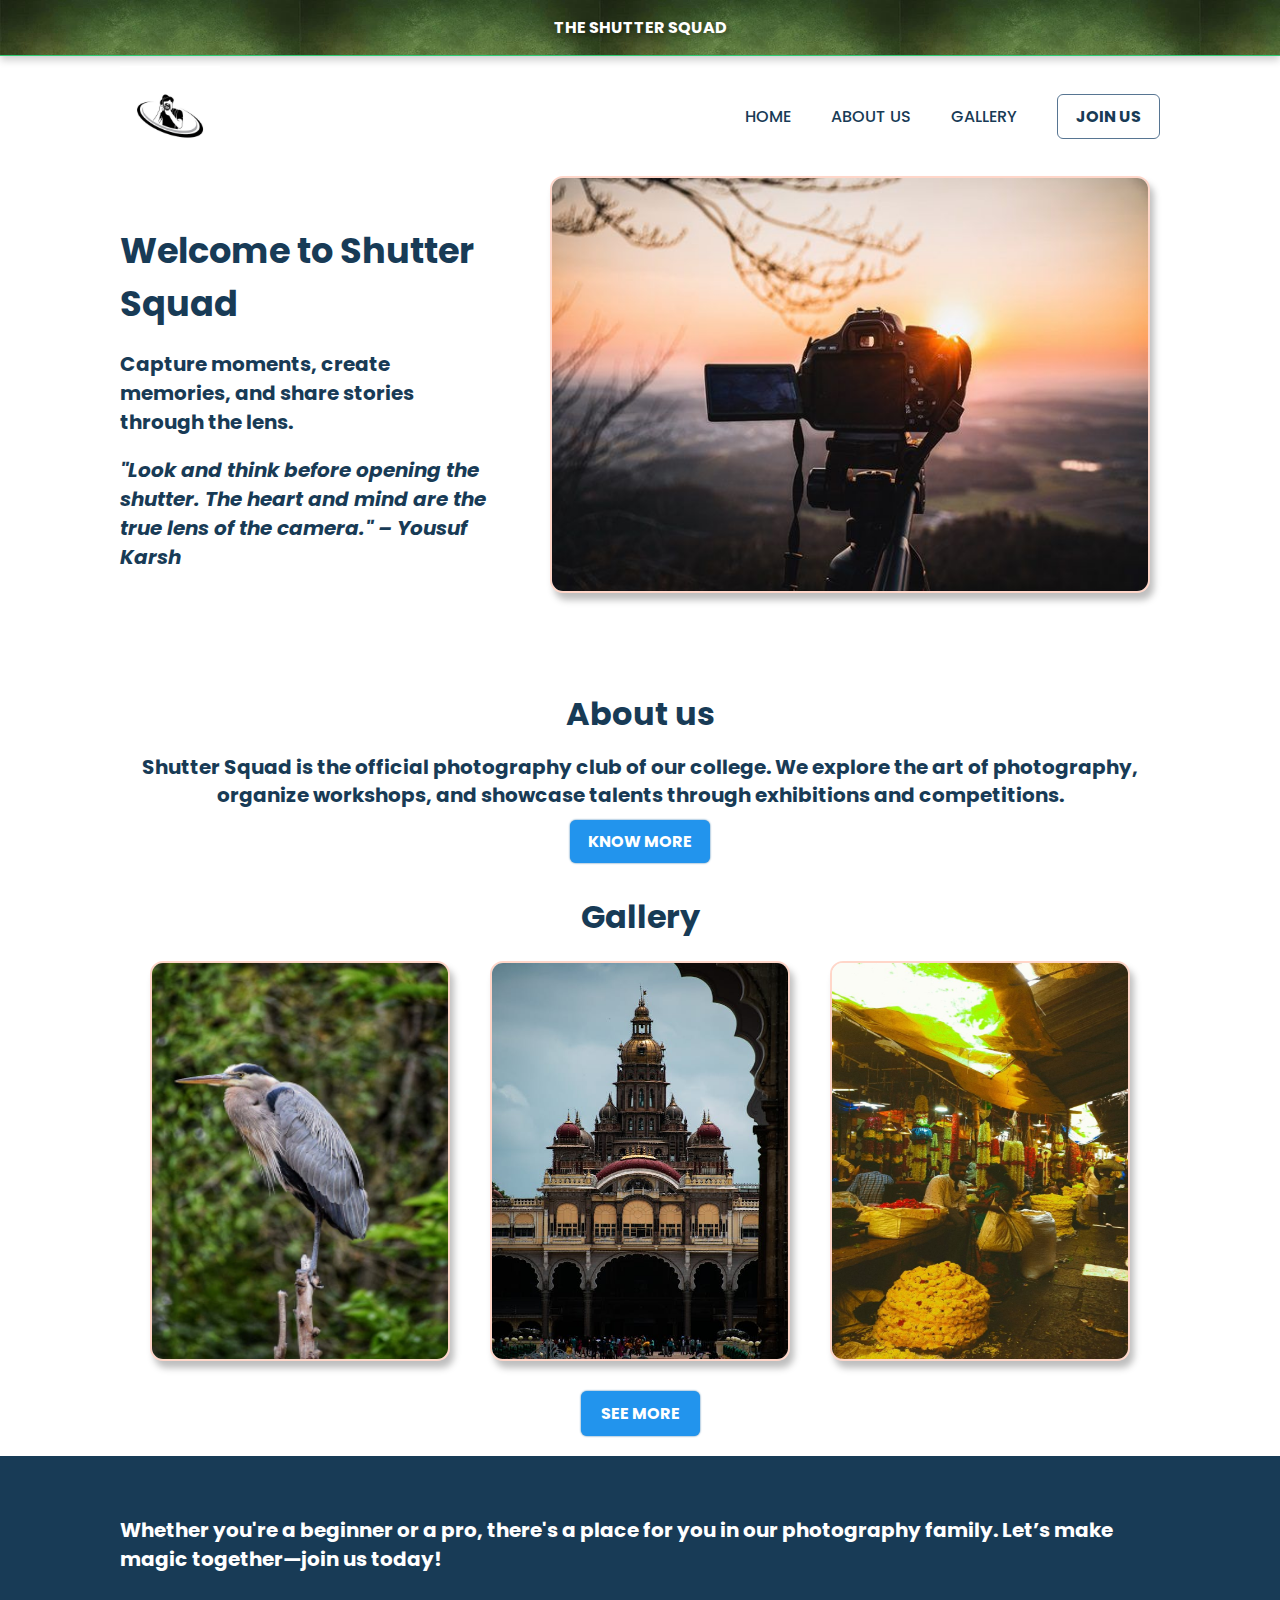
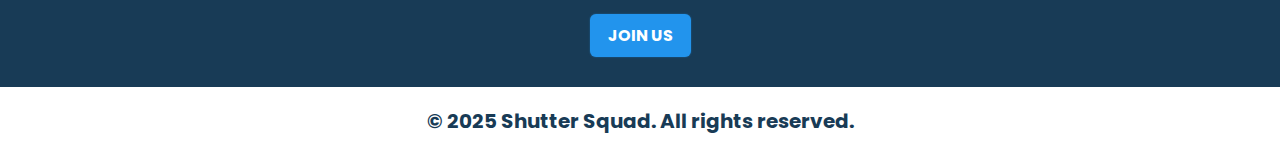
<file: index.html>
<!DOCTYPE html>
<html lang="en">
<head>
    <meta charset="UTF-8">
    <meta name="viewport" content="width=device-width, initial-scale=1.0">
    <title>Shutter Squad - Photography Club</title>
    <link rel="stylesheet" href="index.css">
</head>
<body>
          <!-- top banner -->
    <div class="top-banner">
        <div class="container">
        <div class="small-bold-text border-text"> the Shutter Squad</div> 
        </div>
    </div>


     <!-- nav bar -->
      <nav>
        <div class="container main-nav flex ">
            <a href="#" class="company-logo">
                <img src="./pictures/logo.jpg" alt="logo">
            </a>
            <button class="hamburger-menu" onclick="toggleMenu()">☰</button>
          <div class="nav-link">
            <ul class="flex">
                <li><a href="index.html"class="hover-link">Home</a></li>
                <li><a href="about.html"class="hover-link">About us</a></li>
                <li><a href="gallery.html"class="hover-link">Gallery</a></li>
                <li><a href="join.html"class="hover-link secondary-button">Join us</a></li>   
            </ul>
          </div>
        </div>
      </nav>

     <!-- header-section -->
      <header>
        <div class="container header-section flex">
            <div class="header-left">
                <h1>Welcome to Shutter Squad</h1>
                <p>Capture moments, create memories, and share stories through the lens.</p>
                <p style="font-style: italic;">"Look and think before opening the shutter. The heart and mind are the true lens of the camera." – Yousuf Karsh</p>
                <!-- <a href="#"class="hover-link secondary-button get-started-btn">Join us</a>   -->
             </div>
             <div class="header-right">
                <img src="./pictures/introimg.jpg" alt="header-image">
             </div>
        </div>
      </header>


      <!-- about-section -->
       <section class="about-section">
        <div class="container">
            <div class="about-header">
                <h2>About us</h2>
                <p>Shutter Squad is the official photography club of our college. We explore the art of photography, organize workshops, and showcase talents through exhibitions and competitions.</p>
                <a href="about.html" class="primary-button">Know more</a>
            </div>
            </div>
            </section>

           <!-- gallery-section  -->

           <h2 class="gallery-header">Gallery</h2>
            <div class="gallery ">
                <div class="gallery-images ">
                    <img src="./pictures/bird.jpg" alt="gallery-image">
                    <img src="./pictures/mysorepalaceoutside.jpeg" alt="gallery-image">
                    <img src="./pictures/devrajmarket.jpg" alt="gallery-image">
                </div>
                <a href="gallery.html" class="primary-button see-more-button">See more</a>
            </div>

            <!-- join us section -->
             <section class="join-us-section">
                <div class="container flex join-us-section-container">
                    <p>Whether you're a beginner or a pro, there's a place for you in our photography family. Let’s make magic together—join us today!</p>
                    <a href="join.html" class="primary-button">Join us</a>  
                </div>

             </section>
           
              <!-- footer section -->
               <div class="footer-section">
                <div class="container flex footer-section-container">
                    <p>&copy; 2025 Shutter Squad. All rights reserved.</p>
                </div>
               </div>

    <script src="index.js"></script>
</body>
</html>
</file>
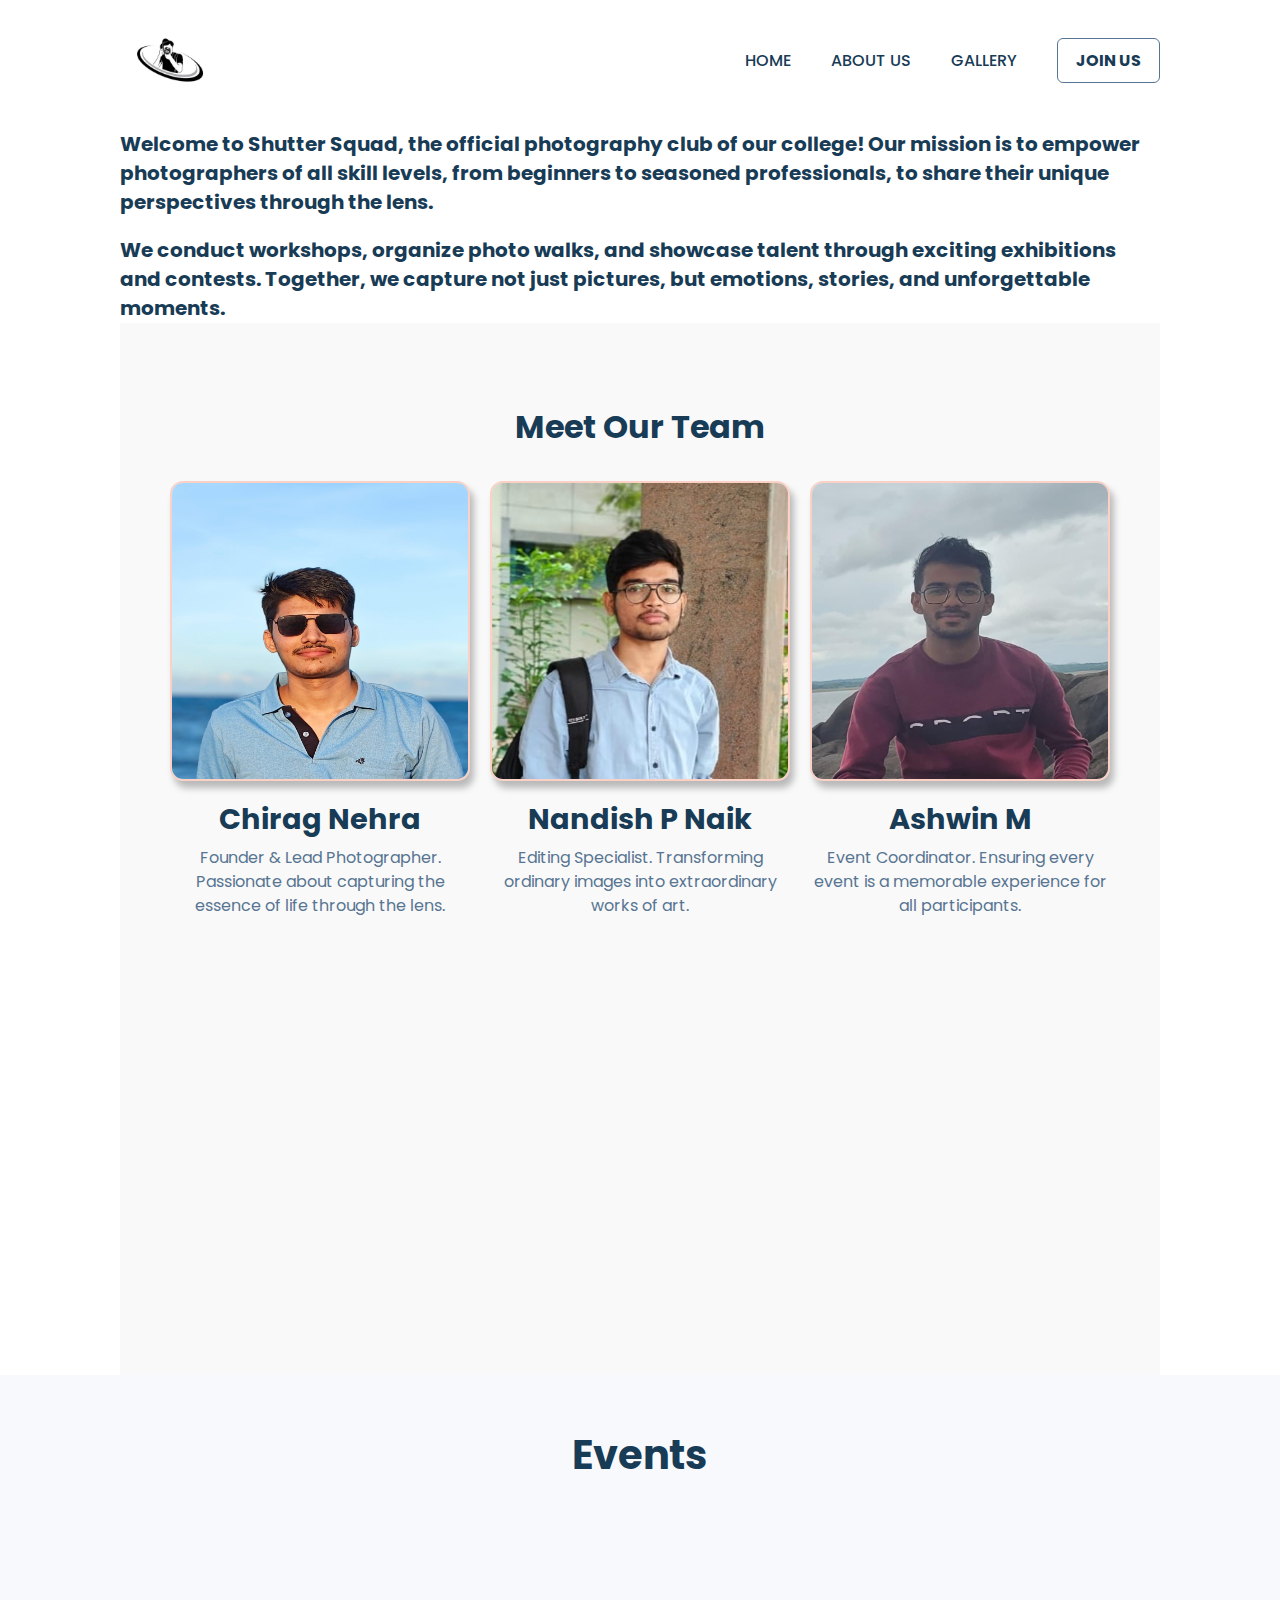
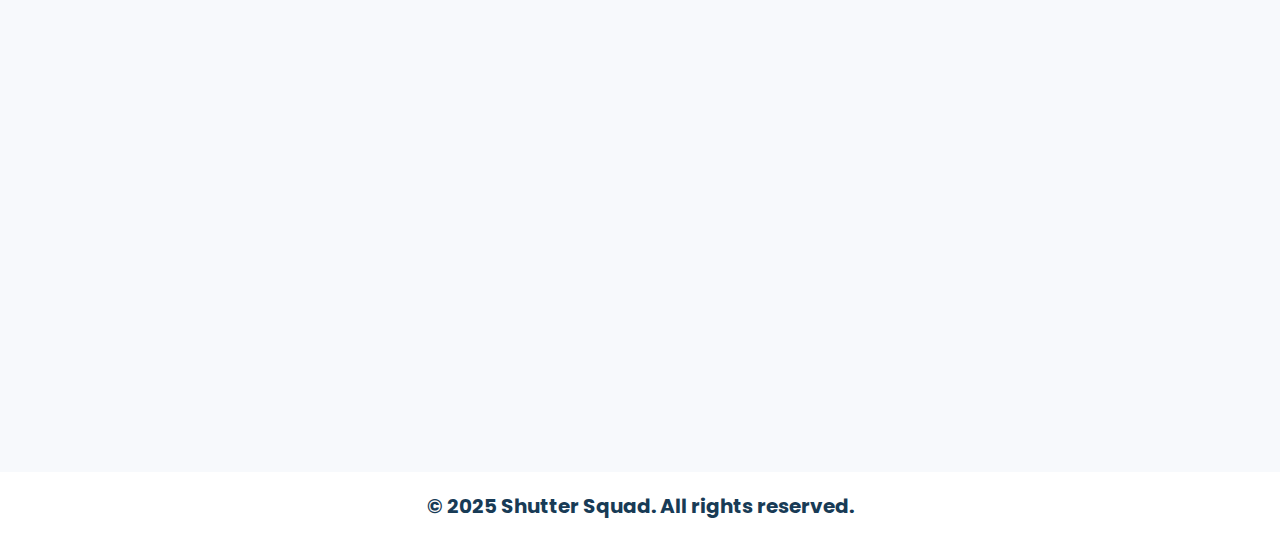
<file: about.html>
<!DOCTYPE html>
<html lang="en">
<head>
    <meta charset="UTF-8">
    <meta name="viewport" content="width=device-width, initial-scale=1.0">
    <title>About Us - Shutter Squad</title>
    <link rel="stylesheet" href="about.css">
</head>
<body>
    <!-- Navbar -->
    <nav>
        <div class="container main-nav flex">
            <a href="index.html" class="company-logo">
                <img src="./pictures/logo.jpg" alt="logo">
            </a>
            <button class="hamburger-menu" onclick="toggleMenu()">☰</button>
            <div class="nav-link">
                <ul class="flex">
                    <li><a href="index.html" class="hover-link">Home</a></li>
                    <li><a href="about.html" class="hover-link">About us</a></li>
                    <li><a href="gallery.html" class="hover-link">Gallery</a></li>
                    <li><a href="join.html" class="hover-link secondary-button">Join us</a></li>
                </ul>
            </div>
        </div>
    </nav>

    <!-- About Section -->
    <section class="about-page-section">
        <div class="container about-container">
            <!-- <h1 id="about-us-header">About Us</h1> -->
            <p >
                Welcome to Shutter Squad, the official photography club of our college! 
                Our mission is to empower photographers of all skill levels, from beginners to seasoned professionals, 
                to share their unique perspectives through the lens.
            </p>
            <p>
                We conduct workshops, organize photo walks, and showcase talent through exciting exhibitions 
                and contests. Together, we capture not just pictures, but emotions, stories, and unforgettable moments.
            </p>
          <!-- Team Section -->
<section class="team-section">
    <div class="container">
        <h2 class="team-header">Meet Our Team</h2>
        <div class="team-grid">
            <!-- Team Member 1 -->
            <div class="team-member">
                <img src="./pictures/chirag2.jpg" alt="Team Member 1">
                <h3>Chirag Nehra</h3>
                <p>Founder & Lead Photographer. Passionate about capturing the essence of life through the lens.</p>
            </div>
            <!-- Team Member 2 -->
            <div class="team-member">
                <img src="./pictures/nandhish.jpg" alt="Team Member 2">
                <h3>Nandish P Naik</h3>
                <p>Editing Specialist. Transforming ordinary images into extraordinary works of art.</p>
            </div>
            <!-- Team Member 3 -->
            <div class="team-member">
                <img src="./pictures/ashwin.jpg" alt="Team Member 3">
                <h3>Ashwin M</h3>
                <p>Event Coordinator. Ensuring every event is a memorable experience for all participants.</p>
            </div>
            <!-- Team Member 4 -->
            <div class="team-member">
                <img src="./pictures/ramesh.jpg" alt="Team Member 4">
                <h3>Ramesh Dhupad</h3>
                <p>Social Media Manager. Sharing our journey and connecting with photography enthusiasts worldwide.</p>
            </div>
            <!-- Team Member 5 -->
            <div class="team-member">
                <img src="./pictures/gautam.jpg" alt="Team Member 5">
                <h3>Goutham Shetty</h3>
                <p>Technical Expert. Ensuring our gear is always in top condition for flawless shoots.</p>
            </div>
        </div>
    </div>
</section>

        </div>
    </section>

    <!-- Events Section -->
    <section class="events-section">
        <div class="container">
            <h2 class="events-header">Events</h2>
            <div class="events-grid">
                <!-- Photowalk -->
                <div class="event-item">
                    <img src="./pictures/event.jpg" alt="Photowalk">
                    <h3>Photowalk</h3>
                    <p>Explore the city's beauty with fellow photographers and capture its essence through your lens.</p>
                </div>
                <!-- Editing Workshop -->
                <div class="event-item">
                    <img src="./pictures/workshop.jpg" alt="Editing Workshop">
                    <h3>Editing Workshop</h3>
                    <p>Master the art of photo editing with our experts and learn to bring your shots to life.</p>
                </div>
                <!-- Photo Contest -->
                <div class="event-item">
                    <img src="./pictures/contest.jpg" alt="Photo Contest">
                    <h3>Photo Contest</h3>
                    <p>Showcase your talent in our contests and stand a chance to win exciting prizes and recognition.</p>
                </div>
            </div>
        </div>
    </section>

    <!-- Footer -->
    <div class="footer-section">
        <div class="container flex footer-section-container">
            <p>&copy; 2025 Shutter Squad. All rights reserved.</p>
        </div>
    </div>

    <script src="about.js"></script>
</body>
</html>
</file>
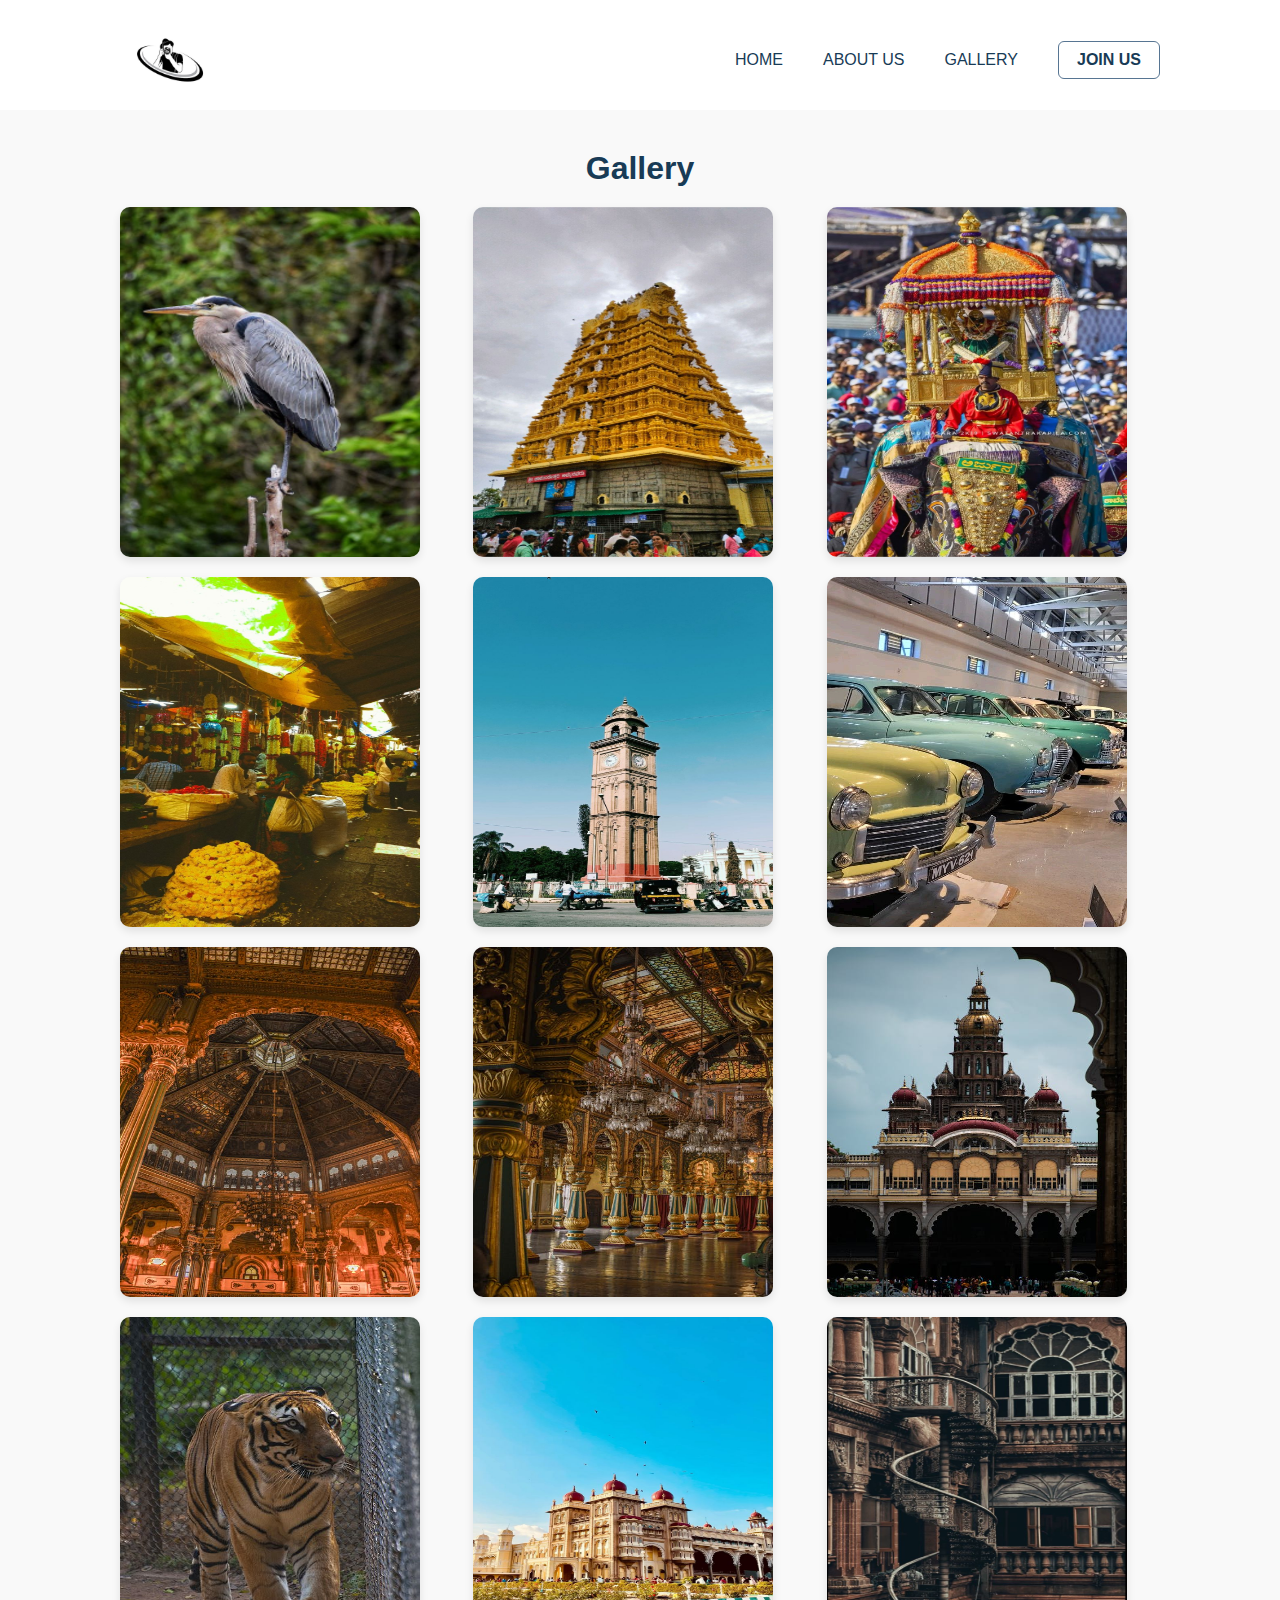
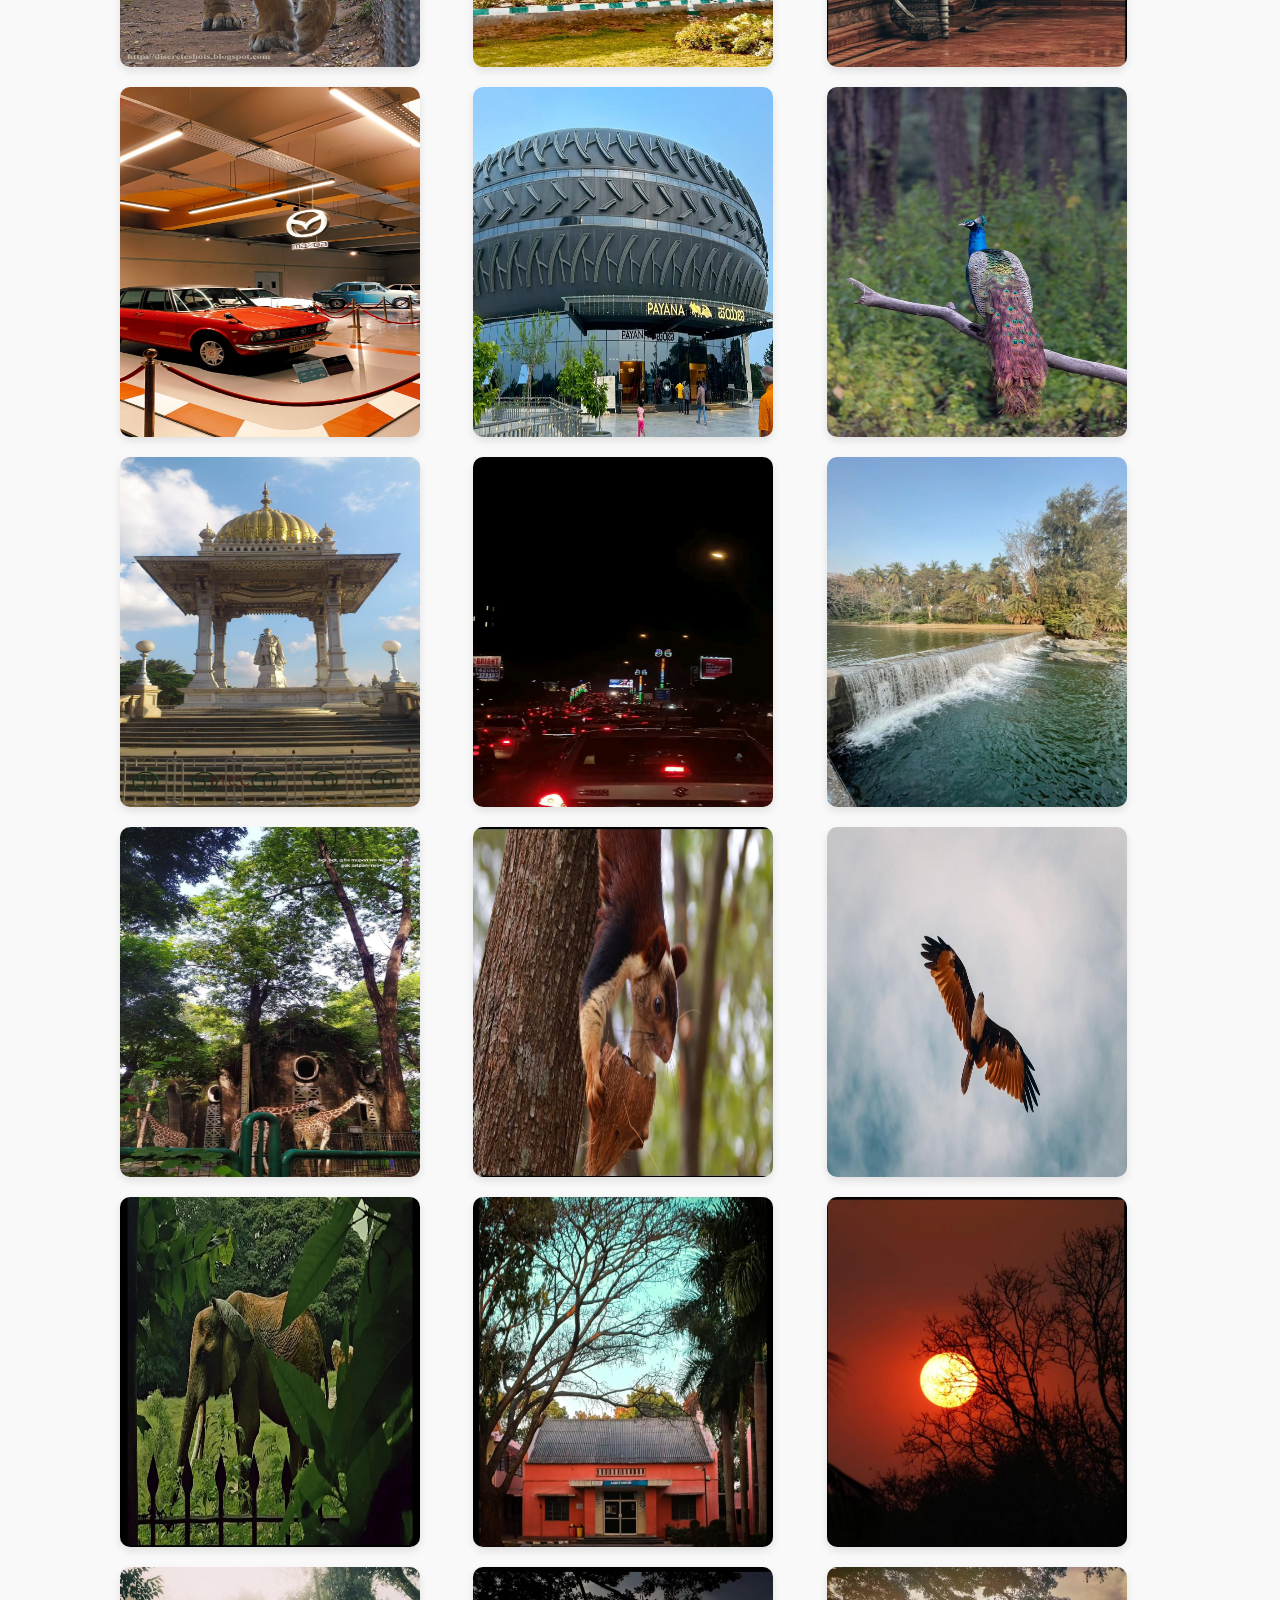
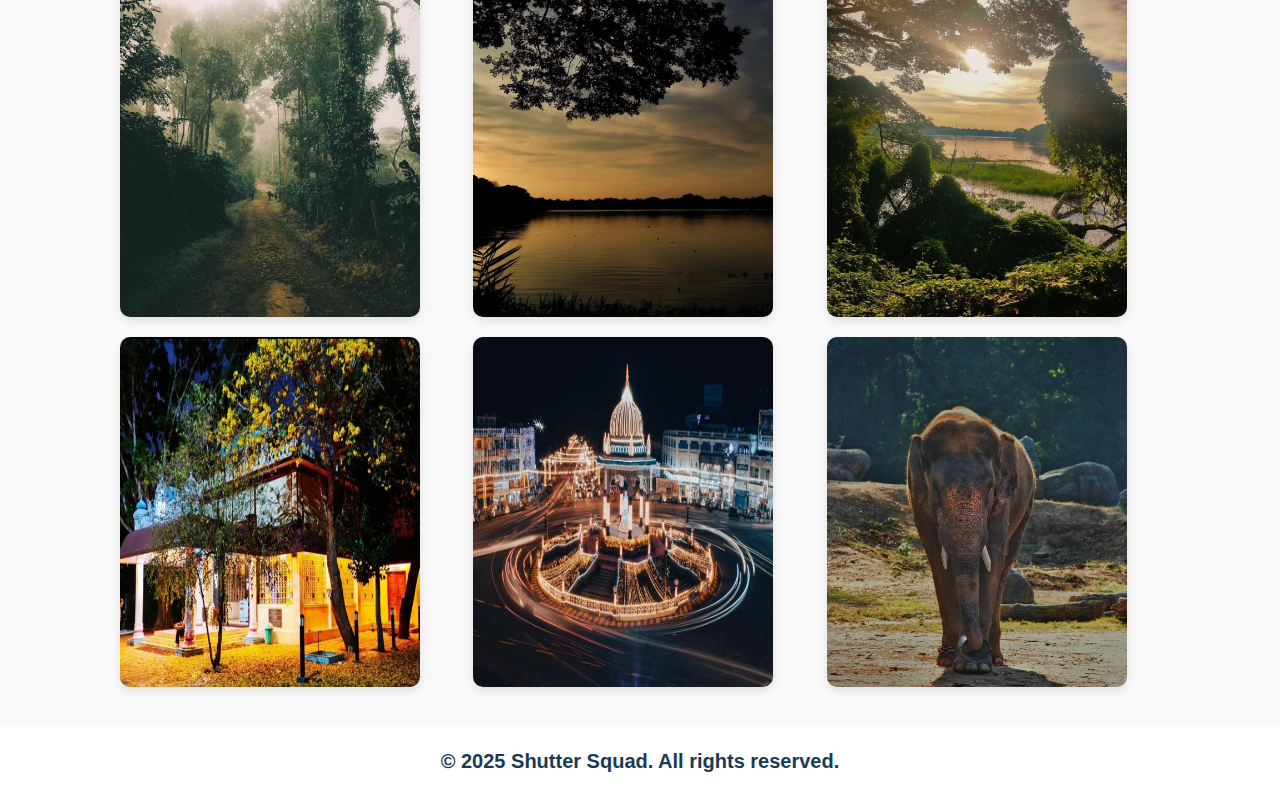
<file: gallery.html>
<!DOCTYPE html>
<html lang="en">
<head>
    <meta charset="UTF-8">
    <meta name="viewport" content="width=device-width, initial-scale=1.0">
    <title>Gallery - Shutter Squad</title>
    <link rel="stylesheet" href="gallery.css">
</head>
<body>
    <!-- Navbar -->
    <nav>
        <div class="container main-nav flex">
            <a href="index.html" class="company-logo">
                <img src="./pictures/logo.jpg" alt="logo">
            </a>
            <button class="hamburger-menu" onclick="toggleMenu()">☰</button>
            <div class="nav-link">
                <ul class="flex">
                    <li><a href="index.html" class="hover-link">Home</a></li>
                    <li><a href="about.html" class="hover-link">About us</a></li>
                    <li><a href="gallery.html" class="hover-link">Gallery</a></li>
                    <li><a href="join.html" class="hover-link secondary-button">Join us</a></li>
                </ul>
            </div>
        </div>
    </nav>

    <!-- Gallery Section -->
    <section class="gallery-section">
        <div class="container">
            <h2 class="gallery-header">Gallery</h2>
            <div class="gallery-grid">
                <img src="./pictures/bird.jpg" alt="Gallery Image 1">
                <img src="./pictures/chamunditemple.jpg" alt="Gallery Image 2">
                <img src="./pictures/dasara.jpg" alt="Gallery Image 3">
                <img src="./pictures/devrajmarket.jpg" alt="Gallery Image 4">
                <img src="./pictures/gadiyara.jpg" alt="Gallery Image 5">
                <img src="./pictures/musuem2.jpg" alt="Gallery Image 6">
                <img src="./pictures/mysorepalace2.jpeg" alt="Gallery Image 7">
                <img src="./pictures/mysorepalace1.jpeg" alt="Gallery Image 8">
                <img src="./pictures/mysorepalaceoutside.jpeg" alt="Gallery Image 9">
                <img src="./pictures/mysorezoo.jpg" alt="Gallery Image 10">
                <img src="./pictures/palace.jpg" alt="Gallery Image 11">
                <img src="./pictures/palaceinside.jpg" alt="Gallery Image 12">
                <img src="./pictures/payanamuseum.jpg" alt="Gallery Image 13">
                <img src="./pictures/payanaoutside.jpg" alt="Gallery Image 14">
                <img src="./pictures/peacock.jpeg" alt="Gallery Image 15">
                <img src="./pictures/statue.jpg" alt="Gallery Image 16">
                <img src="./pictures/traffic.jpg" alt="Gallery Image 17">
                <img src="./pictures/water.jpg" alt="Gallery Image 18">
                <img src="./pictures/zoo.jpg" alt="Gallery Image 19">
                <img src="./pictures/img1.jpg" alt="Gallery Image 20">
                <img src="./pictures/img2.jpg" alt="Gallery Image 21">
                <img src="./pictures/img3.jpg" alt="Gallery Image 22">
                <img src="./pictures/img4.jpg" alt="Gallery Image 23">
                <img src="./pictures/img5.jpg" alt="Gallery Image 24">
                <img src="./pictures/img6.jpg" alt="Gallery Image 25">
                <img src="./pictures/img7.jpg" alt="Gallery Image 26">
                <img src="./pictures/img8.jpg" alt="Gallery Image 27">
                <img src="./pictures/img9.jpg" alt="Gallery Image 28">
                <img src="./pictures/img10.jpg" alt="Gallery Image 29">
                <img src="./pictures/img11.jpg" alt="Gallery Image 30">
        </div>
    </section>


      <!-- Footer -->
      <div class="footer-section">
        <div class="container flex footer-section-container">
            <p>&copy; 2025 Shutter Squad. All rights reserved.</p>
        </div>
    </div>

    <script src="gallery.js"></script>
</body>
</html>
</file>
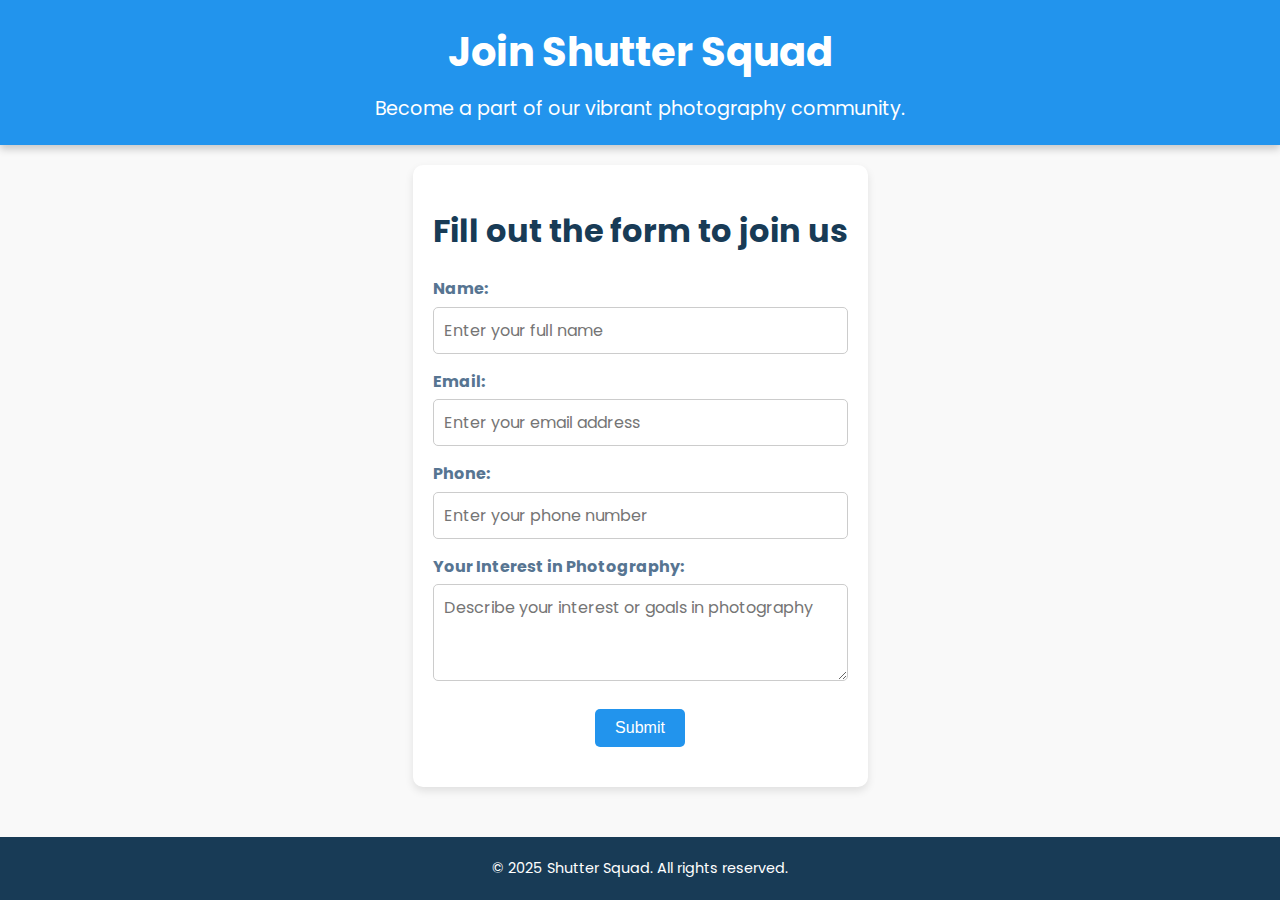
<file: join.html>
<!DOCTYPE html>
<html lang="en">
<head>
    <meta charset="UTF-8">
    <meta name="viewport" content="width=device-width, initial-scale=1.0">
    <title>Join Now - Shutter Squad</title>
    <link rel="stylesheet" href="join.css">
</head>
<body>
    <!-- Header -->
    <header id="headerSection">
        <div class="container header-section">
            <h1>Join Shutter Squad</h1>
            <p>Become a part of our vibrant photography community.</p>
        </div>
    </header>

    <!-- Join Form Section -->
    <section  class="join-form-section">
        <div class="container">
            <h2 id="formContainer">Fill out the form to join us</h2>

            <!-- Form -->
            <form id="joinForm">
                <div class="form-group">
                    <label for="name">Name:</label>
                    <input type="text" id="name" name="name" placeholder="Enter your full name" required>
                </div>

                <div class="form-group">
                    <label for="email">Email:</label>
                    <input type="email" id="email" name="email" placeholder="Enter your email address" required>
                </div>

                <div class="form-group">
                    <label for="phone">Phone:</label>
                    <input type="tel" id="phone" name="phone" placeholder="Enter your phone number" required>
                </div>

                <div class="form-group">
                    <label for="interest">Your Interest in Photography:</label>
                    <textarea id="interest" name="interest" rows="3" placeholder="Describe your interest or goals in photography" required></textarea>
                </div>

                <button type="submit" class="primary-button">Submit</button>
            </form>

            <!-- Success Message -->
            <div id="formSuccess" class="form-success hide"></div>
        </div>
    </section>

    <!-- Footer -->
    <footer class="footer-section">
        <div class="container">
            <p>&copy; 2025 Shutter Squad. All rights reserved.</p>
        </div>
    </footer>

    <script src="join.js"></script>
</body>
</html>
</file>
<file: index.css>
@import url('https://fonts.googleapis.com/css2?family=Lato:ital,wght@0,100;0,300;0,400;0,700;0,900;1,100;1,300;1,400;1,700;1,900&family=Roboto:ital,wght@0,100;0,300;0,400;0,500;0,700;0,900;1,100;1,300;1,400;1,500;1,700;1,900&display=swap');
@import url('https://fonts.googleapis.com/css2?family=Lato:wght@400;700&family=Poppins:ital,wght@0,100;0,200;0,300;0,400;0,500;0,600;0,700;0,800;0,900;1,100;1,200;1,300;1,400;1,500;1,600;1,700;1,800;1,900&family=Roboto:ital,wght@0,100;0,300;0,400;0,500;0,700;0,900;1,100;1,300;1,400;1,500;1,700;1,900&display=swap');
*{
    margin: 0;
    padding: 0;
    box-sizing: border-box;

}

:root{
    --primary-text-color: #183b56;
    --secondary-text-color:#577592;
    --accent-color:#2294ed;
    --accent-color-dark:#1d69a3;
    --padding-inline-section:20px;
}

body{
    font-family:'poppins',sans-serif;
    font-weight: 500;
    color: var(--primary-text-color);
    /* background-color: #f9f9f9; */
}

h1 {
     font-size: 2.2rem;
     font-weight: 700;
     
}

h2 {
     font-size: 2rem;
}

h3 {
     font-size: 1.5rem;
}

p{
    font-family: 'poppins',sans-serif;
    font-weight: 700;
    font-size: 1.25rem;
    color: var(--primary-text-color);
    line-height: 1.8rem;
}

a {
    text-decoration: none;
    display: inline-block;
    text-transform: uppercase;
}

ul{
    list-style: none;
}

 /* utility classes */
.small-bold-text{
    font-size: 1rem;
    font-weight: 700;
    text-shadow: 2px 2px 5px rgba(0,0,0,0.3);
}

.container{
    max-width: 1080px;
    padding-inline: var(--padding-inline-section);
    margin-inline:auto;  
   
}

.flex{
    display: flex;
    align-items: center;
}
.hover-link {
    color: var(--primary-text-color);

}

 .hover-link:hover {
    color: var(--accent-color);
    transition: 0.2s ease-out;
}

.primary-button {
    background-color: var(--accent-color);
    border-radius: 6px;
    font-weight: 700;
    color: white !important;
     padding: 9px 18px;
     box-shadow: 0 0 2px var(--accent-color-dark);
     transition: 0.2s ease-out;
}

.primary-button:hover{
    background-color: var(--accent-color-dark);
}

.secondary-button {
    border: 0.5px solid var(--secondary-text-color);
    padding: 9px 18px;
    border-radius: 6px;
    font-weight: 700;
    color:var(--primary-text-color) !important;
    transition: 0.2s ease-out;
}

.secondary-button:hover {
    border-color: var(--accent-color);
    color: var(--accent-color) !important;
}


/* top-banner */
.top-banner{
    background-color: #2294ed;
    background-image: url('./pictures/banner.jpg');
    background-size: cover;
    background-size: 300px;
    box-shadow: 0 4px 8px rgba(0, 0, 0, 0.2);
     border-bottom: 1px solid #2ecc71;
     animation: bannerAnimation 10s infinite alternate;

}

@keyframes bannerAnimation {
    0% { background-position: 0% 50%; }
    100% { background-position: 100% 50%; }
}


.border-text{
    color:white;
    padding: 15px 30px;
    text-align: center;
    text-transform: uppercase;
}

/*main-nav*/

.main-nav{
    justify-content: space-between;
    margin-top: 10px;
    

}

.nav-link ul{
    justify-content: end;
    gap: 40px;
}

.nav-link{
    flex-basis: 700px;
}
.company-logo img{
    width: 100px;
    float: left;
}

/* Hamburger menu button - hidden on larger screens */
.hamburger-menu {
    display: none;
    font-size: 24px;
    background: none;
    border: none;
    color: black;
    cursor: pointer;
}


/* header-section */
header{
    padding: 0px  var(--padding-inline-section) 0;


}

.header-section
{
    justify-content: center;
    gap: 50px;
}

.header-left {
    max-width: 40vw;

}

.header-left h1 {
    margin-top: 20px;
}

.header-left p {
    margin-top: 20px;
}

.get-started-btn{
    margin-top: 20px;
}

.header-right img {
    width: 600px;
    border: 2px solid #ff3d0036;
    border-radius: 13px;
    box-shadow: 4px 7px 7px 0px #00000042;
    cursor: pointer;
    margin: 10px;
    transition: 400ms;

}

.header-right img:hover{
    filter:  brightness(0.8) contrast(1.2) sepia(0.5);
    transform: scale(1.03);
    transition: filter 0.4s , transform 0.4s;
}

/* about-section */
.about-section {
    padding: 80px var(--padding-inline-section) 0;
}

.about-header{
    text-align: center;
}

.about-header h2{
    margin-bottom: 15px;
}

.about-header p{
    margin-bottom: 10px;
}

/* gallery-section */

.gallery-header
{
    text-align: center;
    margin-top: 30px;
    margin-bottom: 10px;
}

.gallery
{
    display: flex;
    flex-direction: column;
    align-items: center;


}

.gallery-images
{
    display: flex;
    justify-content: center;
    gap: 20px;
    margin-bottom: 20px;
}

.gallery-images img{
    width: 300px;
    height: 400px;
    border: 2px solid #ff3d0036;
    border-radius: 13px;
    box-shadow: 4px 7px 7px 0px #00000042;
    cursor: pointer;
    margin: 10px;
    transition: 400ms;
}

.see-more-button
{
    display: inline-block;
    padding: 10px 20px;
    margin-bottom: 20px;

}


/* join us section */

.join-us-section-container
{
    flex-direction: column;
    gap: 40px;
    color: white;
}

.join-us-section{
    background-color: #183b56;
    padding: 30px var(--padding-inline-section) 30px;
}

.join-us-section-container p{
    color: white;
    margin-top: 30px;
}


/* footer section */
.footer-section
{
   
    padding: var(--padding-inline-section);
}

.footer-section-container
{
    gap: 30px;
    justify-content: center;
}



/* responsive */
@media screen and (max-width: 768px) {
    .header-section {
        flex-direction: column;
    }

    .header-left {
        max-width: 100%;
        text-align: center;
    }

    .header-right img {
        width: 80%;
    }

    .nav-link {
        display: none; /* Hide nav links by default */
        position: absolute;
        top: 60px;
        right: 10px;
        background-color: white;
        padding: 10px;
        border-radius: 8px;
        box-shadow: 0px 4px 6px rgba(0, 0, 0, 0.1);
        z-index: 100;
    }

    .nav-link ul {
        flex-direction: column; /* Stack links vertically */
        gap: 20px; /* Add spacing between links */
        justify-content: start;
    }

    .nav-link.active {
        display: block; /* Show nav links when active */
    }

    .hamburger-menu {
        display: block; /* Show hamburger menu */
    }

    .company-logo img {
        width: 80px; /* Reduce logo size for smaller screens */
    }

    .footer-section {
        padding: 10px 0;
    }

    .gallery-images {
        flex-direction: column; /* Stack images vertically */
        align-items: center;
    }

  
}
</file>
<file: about.css>
@import url('https://fonts.googleapis.com/css2?family=Lato:ital,wght@0,100;0,300;0,400;0,700;0,900;1,100;1,300;1,400;1,700;1,900&family=Roboto:ital,wght@0,100;0,300;0,400;0,500;0,700;0,900;1,100;1,300;1,400;1,500;1,700;1,900&display=swap');
@import url('https://fonts.googleapis.com/css2?family=Lato:wght@400;700&family=Poppins:ital,wght@0,100;0,200;0,300;0,400;0,500;0,600;0,700;0,800;0,900;1,100;1,200;1,300;1,400;1,500;1,600;1,700;1,800;1,900&family=Roboto:ital,wght@0,100;0,300;0,400;0,500;0,700;0,900;1,100;1,300;1,400;1,500;1,700;1,900&display=swap');
*{
    margin: 0;
    padding: 0;
    box-sizing: border-box;

}

:root{
    --primary-text-color: #183b56;
    --secondary-text-color:#577592;
    --accent-color:#2294ed;
    --accent-color-dark:#1d69a3;
    --padding-inline-section:20px;
}

body{
    font-family:'poppins',sans-serif;
    font-weight: 500;
    color: var(--primary-text-color);
    /* background-color: #f9f9f9; */
}

h1 {
     font-size: 2.2rem;
     font-weight: 700;
     
}

h2 {
     font-size: 2rem;
}

h3 {
     font-size: 1.5rem;
}

p{
    font-family: 'poppins',sans-serif;
    font-weight: 700;
    font-size: 1.25rem;
    color: var(--primary-text-color);
    line-height: 1.8rem;
}

a {
    text-decoration: none;
    display: inline-block;
    text-transform: uppercase;
}

ul{
    list-style: none;
}

 /* utility classes */
.small-bold-text{
    font-size: 1rem;
    font-weight: 700;
    text-shadow: 2px 2px 5px rgba(0,0,0,0.3);
}

.container{
    max-width: 1080px;
    padding-inline: var(--padding-inline-section);
    margin-inline:auto;  
   
}

.flex{
    display: flex;
    align-items: center;
}
.hover-link {
    color: var(--primary-text-color);

}

 .hover-link:hover {
    color: var(--accent-color);
    transition: 0.2s ease-out;
}

.primary-button {
    background-color: var(--accent-color);
    border-radius: 6px;
    font-weight: 700;
    color: white !important;
     padding: 9px 18px;
     box-shadow: 0 0 2px var(--accent-color-dark);
     transition: 0.2s ease-out;
}

.primary-button:hover{
    background-color: var(--accent-color-dark);
}

.secondary-button {
    border: 0.5px solid var(--secondary-text-color);
    padding: 9px 18px;
    border-radius: 6px;
    font-weight: 700;
    color:var(--primary-text-color) !important;
    transition: 0.2s ease-out;
}

.secondary-button:hover {
    border-color: var(--accent-color);
    color: var(--accent-color) !important;
}

.main-nav{
    justify-content: space-between;
    margin-top: 10px;
    

}

.nav-link ul{
    justify-content: end;
    gap: 40px;
}

.nav-link{
    flex-basis: 700px;
}
.company-logo img{
    width: 100px;
    float: left;
}

/* Hamburger menu button - hidden on larger screens */
.hamburger-menu {
    display: none;
    font-size: 24px;
    background: none;
    border: none;
    color: black;
    cursor: pointer;
}
  
/* about us */
/* #about-us-header
{
    text-align: center;
    margin-top: 10px;
    margin-bottom: 5px;
} */
  
.about-container p
{
   margin-top: 20px; 
}

/* tem */
/* Team Section */
.team-section {
    padding: 80px var(--padding-inline-section) 0;
    background-color: #f9f9f9;
}

.team-header {
    text-align: center;
    margin-bottom: 30px;
}

.team-grid {
    display: flex;
    flex-wrap: wrap;
    justify-content: center;
    gap: 20px;
}

.team-member {
    width: 300px;
    text-align: center;
    transition: transform 0.4s, filter 0.4s;
}

.team-member img {
    width: 100%;
    height: 300px;
    border: 2px solid #ff3d0036;
    border-radius: 13px;
    box-shadow: 4px 7px 7px 0px #00000042;
    cursor: pointer;
    transition: transform 0.4s, filter 0.4s;
}

.team-member img:hover {
    filter: brightness(0.8) contrast(1.2) sepia(0.5);
    transform: scale(1.03);
}

.team-member h3 {
    margin-top: 10px;
    font-size: 1.8rem;
    font-weight: 700;
    color: var(--primary-text-color);
}

.team-member p {
    margin-top: 5px;
    font-size: 1rem;
    font-weight: 400;
    color: var(--secondary-text-color);
    line-height: 1.5;
}




/* Events Section */
.events-section {
    padding: 50px var(--padding-inline-section);
    background-color: #f7f9fc;
}

.events-header {
    text-align: center;
    font-size: 2.5rem;
    margin-bottom: 30px;
    color: var(--primary-text-color);
}

.events-grid {
    display: flex;
    justify-content: center;
    gap: 30px;
    flex-wrap: wrap;
}

.event-item {
    max-width: 300px;
    text-align: center;
    background: #ffffff;
    border: 2px solid #e3e3e3;
    border-radius: 10px;
    box-shadow: 0 4px 8px rgba(0, 0, 0, 0.1);
    padding: 20px;
    transition: transform 0.3s, box-shadow 0.3s;
}

.event-item img {
    width: 100%;
    height: 300px;
    border-radius: 10px;
    margin-bottom: 15px;
    object-fit: cover;
}

.event-item h3 {
    font-size: 1.5rem;
    margin-bottom: 10px;
    color: var(--primary-text-color);
}

.event-item p {
    font-size: 1rem;
    line-height: 1.5;
    color: var(--secondary-text-color);
}

.event-item:hover {
    transform: scale(1.05);
    box-shadow: 0 8px 16px rgba(0, 0, 0, 0.2);
}

/* 
footer-section */

.footer-section
{
   
    padding: var(--padding-inline-section);
}

.footer-section-container
{
    gap: 30px;
    justify-content: center;
}



/* Animation - initially hidden */
.team-member,
.event-item {
    opacity: 0;
    transform: translateY(20px);
    transition: opacity 0.5s ease-out, transform 0.5s ease-out;
}

/* Animation - visible on scroll */
.visible {
    opacity: 1;
    transform: translateY(0);
}


/* Media Queries */
@media screen and (max-width: 768px) {

    .nav-link {
        display: none; /* Hide nav links by default */
        position: absolute;
        top: 60px;
        right: 10px;
        background-color: white;
        padding: 10px;
        border-radius: 8px;
        box-shadow: 0px 4px 6px rgba(0, 0, 0, 0.1);
        z-index: 100;
    }

    .nav-link ul {
        flex-direction: column; /* Stack links vertically */
        gap: 20px; /* Add spacing between links */
        justify-content: start;
    }

    .nav-link.active {
        display: block; /* Show nav links when active */
    }

    .hamburger-menu {
        display: block; /* Show hamburger menu */
    }

    .company-logo img {
        width: 80px; /* Reduce logo size for smaller screens */
    }
    
    .about-us-header {
        font-size: 1.8rem;
    }

    .event-cards {
        grid-template-columns: 1fr;
    }
}
</file>
<file: gallery.css>
*{
    margin: 0;
    padding: 0;
    box-sizing: border-box;

}
@import url('https://fonts.googleapis.com/css2?family=Lato:ital,wght@0,100;0,300;0,400;0,700;0,900;1,100;1,300;1,400;1,700;1,900&family=Roboto:ital,wght@0,100;0,300;0,400;0,500;0,700;0,900;1,100;1,300;1,400;1,500;1,700;1,900&display=swap');
@import url('https://fonts.googleapis.com/css2?family=Lato:wght@400;700&family=Poppins:ital,wght@0,100;0,200;0,300;0,400;0,500;0,600;0,700;0,800;0,900;1,100;1,200;1,300;1,400;1,500;1,600;1,700;1,800;1,900&family=Roboto:ital,wght@0,100;0,300;0,400;0,500;0,700;0,900;1,100;1,300;1,400;1,500;1,700;1,900&display=swap');
*{
    margin: 0;
    padding: 0;
    box-sizing: border-box;

}

:root{
    --primary-text-color: #183b56;
    --secondary-text-color:#577592;
    --accent-color:#2294ed;
    --accent-color-dark:#1d69a3;
    --padding-inline-section:20px;
}

body{
    font-family:'poppins',sans-serif;
    font-weight: 500;
    color: var(--primary-text-color);
}

h1 {
     font-size: 2.2rem;
     font-weight: 700;
     
}

h2 {
     font-size: 2rem;
}

h3 {
     font-size: 1.5rem;
}

p{
    font-family: 'poppins',sans-serif;
    font-weight: 700;
    font-size: 1.25rem;
    color: var(--primary-text-color);
    line-height: 1.8rem;
}

a {
    text-decoration: none;
    display: inline-block;
    text-transform: uppercase;
}

ul{
    list-style: none;
}

 /* utility classes */
.small-bold-text{
    font-size: 1rem;
    font-weight: 700;
    text-shadow: 2px 2px 5px rgba(0,0,0,0.3);
}

.container{
    max-width: 1080px;
    padding-inline: var(--padding-inline-section);
    margin-inline:auto;  
   
}

.flex{
    display: flex;
    align-items: center;
}
.hover-link {
    color: var(--primary-text-color);

}

 .hover-link:hover {
    color: var(--accent-color);
    transition: 0.2s ease-out;
}


.secondary-button {
    border: 0.5px solid var(--secondary-text-color);
    padding: 9px 18px;
    border-radius: 6px;
    font-weight: 700;
    color:var(--primary-text-color) !important;
    transition: 0.2s ease-out;
}

.secondary-button:hover {
    border-color: var(--accent-color);
    color: var(--accent-color) !important;
}


/*nav bar*/
.main-nav{
    justify-content: space-between;
    margin-top: 10px;
    

}

.nav-link ul{
    justify-content: end;
    gap: 40px;
}

.nav-link{
    flex-basis: 700px;
}
.company-logo img{
    width: 100px;
    float: left;
}


/* Hamburger menu button - hidden on larger screens */
.hamburger-menu {
    display: none;
    font-size: 24px;
    background: none;
    border: none;
    color: black;
    cursor: pointer;
}

/* Gallery Section */
.gallery-section {
    padding: 40px 20px;
    background-color: #f9f9f9;
}

.gallery-header {
    text-align: center;
    font-size: 2rem;
    margin-bottom: 20px;
    color: var(--primary-text-color);
}

.gallery-grid {
    display: grid;
    grid-template-columns: repeat(auto-fit, minmax(250px, 1fr));
    gap: 20px;
    margin-top: 20px;
}

.gallery-grid img {
    width: 300px;
    height: 350px;
    border-radius: 10px;
    box-shadow: 0 4px 8px rgba(0, 0, 0, 0.1);
    transition: transform 0.3s ease, box-shadow 0.3s ease;
    cursor: pointer;
}

.gallery-grid img:hover {
    transform: scale(1.05);
    box-shadow: 0 8px 16px rgba(0, 0, 0, 0.2);
}



/* 
footer-section */

.footer-section
{
   
    padding: var(--padding-inline-section);
}

.footer-section-container
{
    gap: 30px;
    justify-content: center;
}


/* Responsive Design */
@media (max-width: 768px) {
    .gallery-header {
        font-size: 2rem;
    }
    .nav-link {
        display: none; /* Hide nav links by default */
        position: absolute;
        top: 60px;
        right: 10px;
        background-color: white;
        padding: 10px;
        border-radius: 8px;
        box-shadow: 0px 4px 6px rgba(0, 0, 0, 0.1);
        z-index: 100;
    }

    .nav-link ul {
        flex-direction: column; /* Stack links vertically */
        gap: 20px; /* Add spacing between links */
        justify-content: start;
    }

    .nav-link.active {
        display: block; /* Show nav links when active */
    }

    .hamburger-menu {
        display: block; /* Show hamburger menu */
    }

    .company-logo img {
        width: 80px; /* Reduce logo size for smaller screens */
    }
}
</file>
<file: join.css>
@import url('https://fonts.googleapis.com/css2?family=Poppins:wght@400;500;600;700&display=swap');

/* General Reset */
* {
    margin: 0;
    padding: 0;
    box-sizing: border-box;
}

:root {
    --primary-text-color: #183b56;
    --secondary-text-color: #577592;
    --accent-color: #2294ed;
    --accent-color-dark: #1d69a3;
    --background-light: #f9f9f9;
    --padding-inline-section: 20px;
}

body {
    font-family: 'Poppins', sans-serif;
    color: var(--primary-text-color);
    background-color: var(--background-light);
    line-height: 1.6;
    margin: 0;
    padding: 0;
    display: flex;
    flex-direction: column;
    min-height: 100vh;
}

/* Header Section */
header {
    text-align: center;
    background-color: var(--accent-color);
    color: white;
    padding: 20px 0;
    box-shadow: 0 4px 8px rgba(0, 0, 0, 0.2);
}

header h1 {
    font-size: 2.5rem;
    font-weight: 700;
    margin-bottom: 10px;
}

header p {
    font-size: 1.2rem;
}

/* Join Form Section */
.join-form-section {
    padding: 40px var(--padding-inline-section);
    background-color: white;
    border-radius: 10px;
    box-shadow: 0 4px 8px rgba(0, 0, 0, 0.1);
    max-width: 600px;
    margin: 20px auto;
}

.join-form-section h2 {
    text-align: center;
    font-size: 2rem;
    margin-bottom: 20px;
    color: var(--primary-text-color);
}

.form-group {
    margin-bottom: 15px;
}

.form-group label {
    display: block;
    font-weight: bold;
    margin-bottom: 5px;
    color: var(--secondary-text-color);
}

.form-group input,
.form-group textarea {
    width: 100%;
    padding: 10px;
    font-size: 1rem;
    border: 1px solid #ccc;
    border-radius: 5px;
    font-family: 'Poppins', sans-serif;
}

.form-group input:focus,
.form-group textarea:focus {
    outline: none;
    border-color: var(--accent-color);
    box-shadow: 0 0 5px rgba(34, 148, 237, 0.5);
}

button[type="submit"] {
    background-color: var(--accent-color);
    color: white;
    font-size: 1rem;
    padding: 10px 20px;
    border: none;
    border-radius: 5px;
    cursor: pointer;
    transition: background-color 0.3s ease;
    display: block;
    margin: 20px auto 0;
}

button[type="submit"]:hover {
    background-color: var(--accent-color-dark);
}

/* Success Message */
.form-success {
    text-align: center;
    margin-top: 20px;
    padding: 20px;
    border: 1px solid var(--accent-color);
    border-radius: 10px;
    background-color: var(--background-light);
    box-shadow: 0 4px 8px rgba(0, 0, 0, 0.1);
}

.form-success p {
    font-size: 1.2rem;
    color: var(--accent-color-dark);
    margin-bottom: 20px;
}

.form-success a {
    display: inline-block;
    padding: 10px 20px;
    background-color: var(--accent-color);
    color: white;
    font-size: 1rem;
    border-radius: 5px;
    text-transform: uppercase;
    text-decoration: none;
    font-weight: 600;
}

.form-success a:hover {
    background-color: var(--accent-color-dark);
}

/* Hide Class */
.hide {
    display: none;
}

/* Footer Section */
.footer-section {
    text-align: center;
    background-color: var(--primary-text-color);
    color: white;
    padding: 20px 0;
    margin-top: auto;
}

.footer-section p {
    font-size: 0.9rem;
}

/* Responsive Design */
@media (max-width: 768px) {
    header h1 {
        font-size: 2rem;
    }

    .join-form-section {
        padding: 20px var(--padding-inline-section);
    }

    button[type="submit"] {
        width: 100%;
    }
}
</file>
